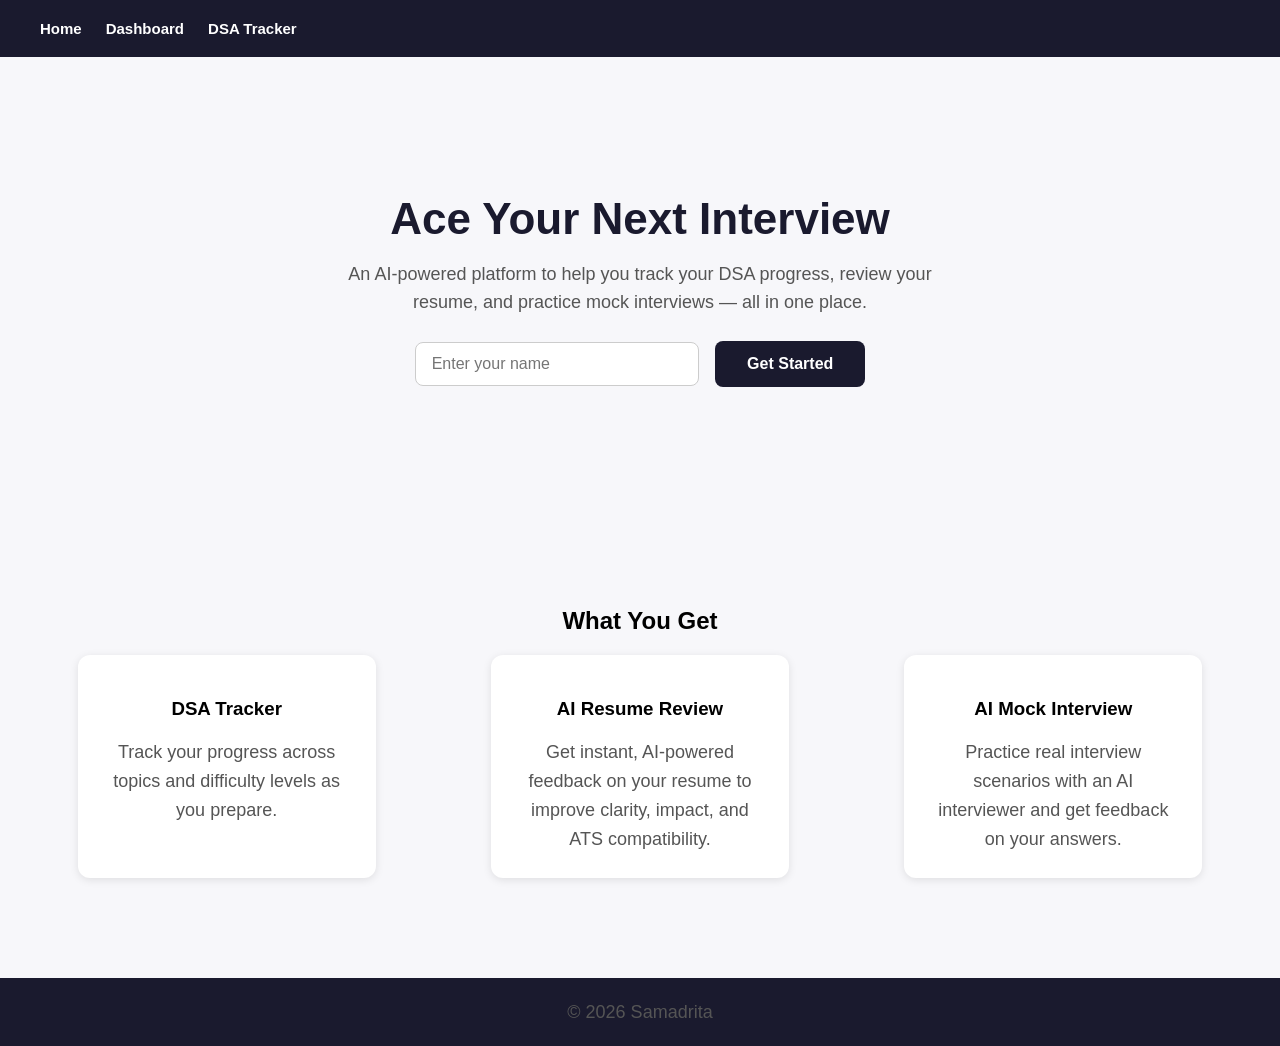
<file: index.html>
<!DOCTYPE html>
<html>
    <head>
        <title>AI INTERVIEW PREP</title>
        <link rel="stylesheet" href="style.css">
    </head>
    <body>
    <header>
        <nav>
            <a href="index.html">Home</a>
            <a href="dashboard.html">Dashboard</a>
            <a href="dsa-tracker.html">DSA Tracker</a>
        </nav>
    </header>

    <section>
        <h1>Ace Your Next Interview</h1>
        <p>An AI-powered platform to help you track your DSA progress, review your resume, and practice mock interviews — all in one place.</p>
        <input type="text" id="nameInput" placeholder="Enter your name">
        <button onclick="greetUser()">Get Started</button>
        <p id="statusMessage"></p>
    </section>
    <section>
        <h2>What You Get</h2>
        <div class="cards-container">
            <div class="card">
                <h3>DSA Tracker</h3>
                <p>Track your progress across topics and difficulty levels as you prepare.</p>
            </div>

            <div class="card">
                <h3>AI Resume Review</h3>
                <p>Get instant, AI-powered feedback on your resume to improve clarity, impact, and ATS compatibility.</p>
            </div>

            <div class="card">
                <h3>AI Mock Interview</h3>
                <p>Practice real interview scenarios with an AI interviewer and get feedback on your answers.</p>
            </div>
        </div>
    </section>

    <footer>
        <p>&copy; 2026 Samadrita</p>
    </footer>
    <script>
        function greetUser() {
            let name = document.getElementById("nameInput").value;
            if (name === "") {
                document.getElementById("statusMessage").textContent = "Please enter your name first!";
            }
            else {
                localStorage.setItem("userName", name);
                document.getElementById("statusMessage").textContent = "Welcome, " + name + "! Let's get started on your prep journey.";
            }
        }
        let savedName = localStorage.getItem("userName");
        if (savedName) {
            document.getElementById("statusMessage").textContent = "Welcome back, " + savedName + "!";
        }
    </script>
    </body>
</html>
</file>
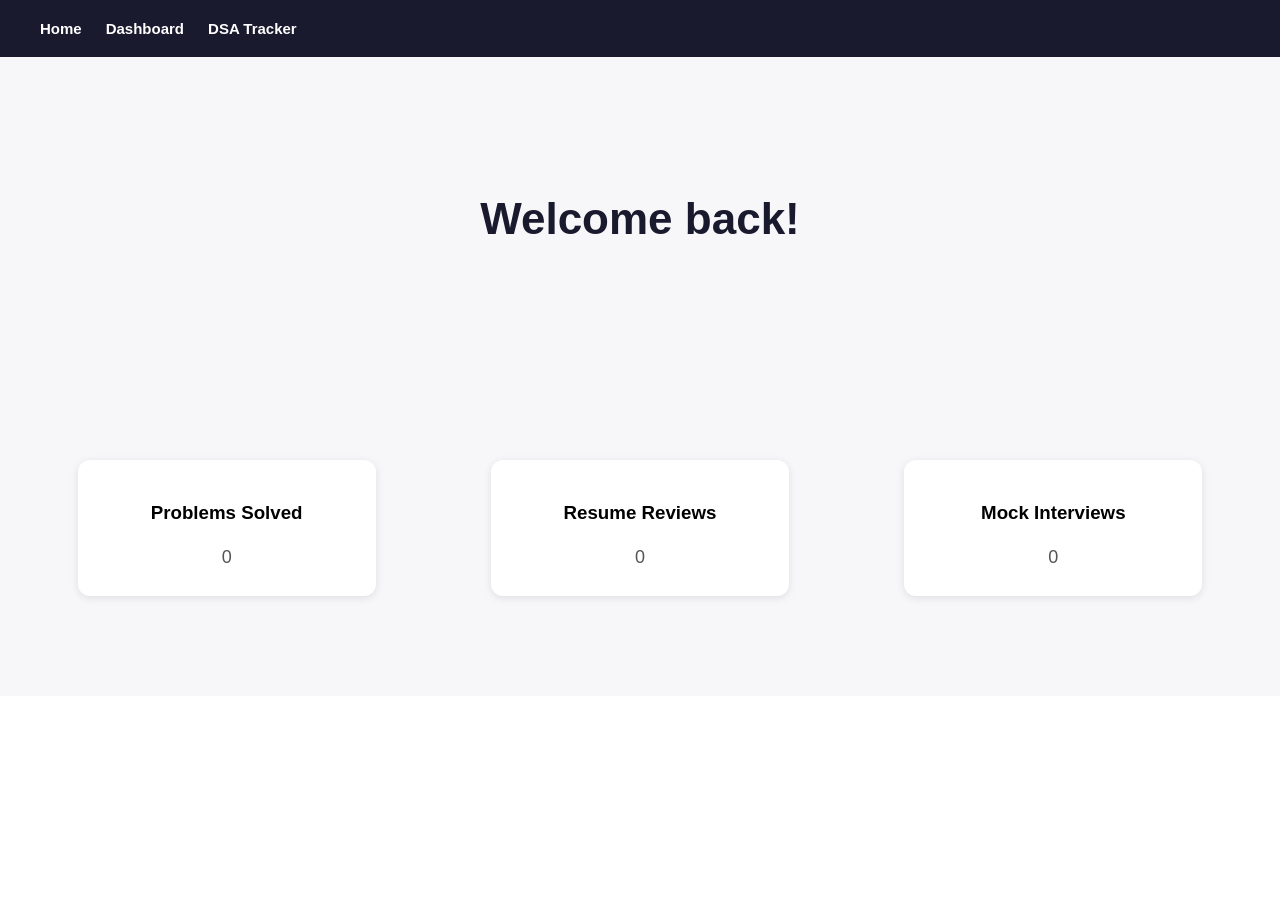
<file: dashboard.html>
<!DOCTYPE html>
<html>
    <head>
        <title>Dashboard</title>
        <link rel="stylesheet" href="style.css">
    </head>
    <body>
        <header>
            <nav>
                <a href="index.html">Home</a>
                <a href="dashboard.html">Dashboard</a>
                <a href="dsa-tracker.html">DSA Tracker</a>
            </nav>
        </header>

        <section>
            <h1>Welcome back!</h1>
        </section>

        <section>
            <div class="cards-container">
                <div class="card">
                    <h3>Problems Solved</h3>
                    <p id="totalSolved">0</p>
                </div>

                <div class="card">
                    <h3>Resume Reviews</h3>
                    <p>0</p>
                </div>

                <div class="card">
                    <h3>Mock Interviews</h3>
                    <p>0</p>
                </div>
            </div>
        </section>
        <script>
            let saved = localStorage.getItem("myProblems");
            let totalSolved = 0;
            if (saved) {
                let problems = JSON.parse(saved);
                for (let i = 0; i < problems.length; i++) {
                    if (problems[i].solved) {
                        totalSolved++;
                    }
                }
            }
            document.getElementById("totalSolved").textContent = totalSolved;
            

        </script>
    </body>
</html>
</file>
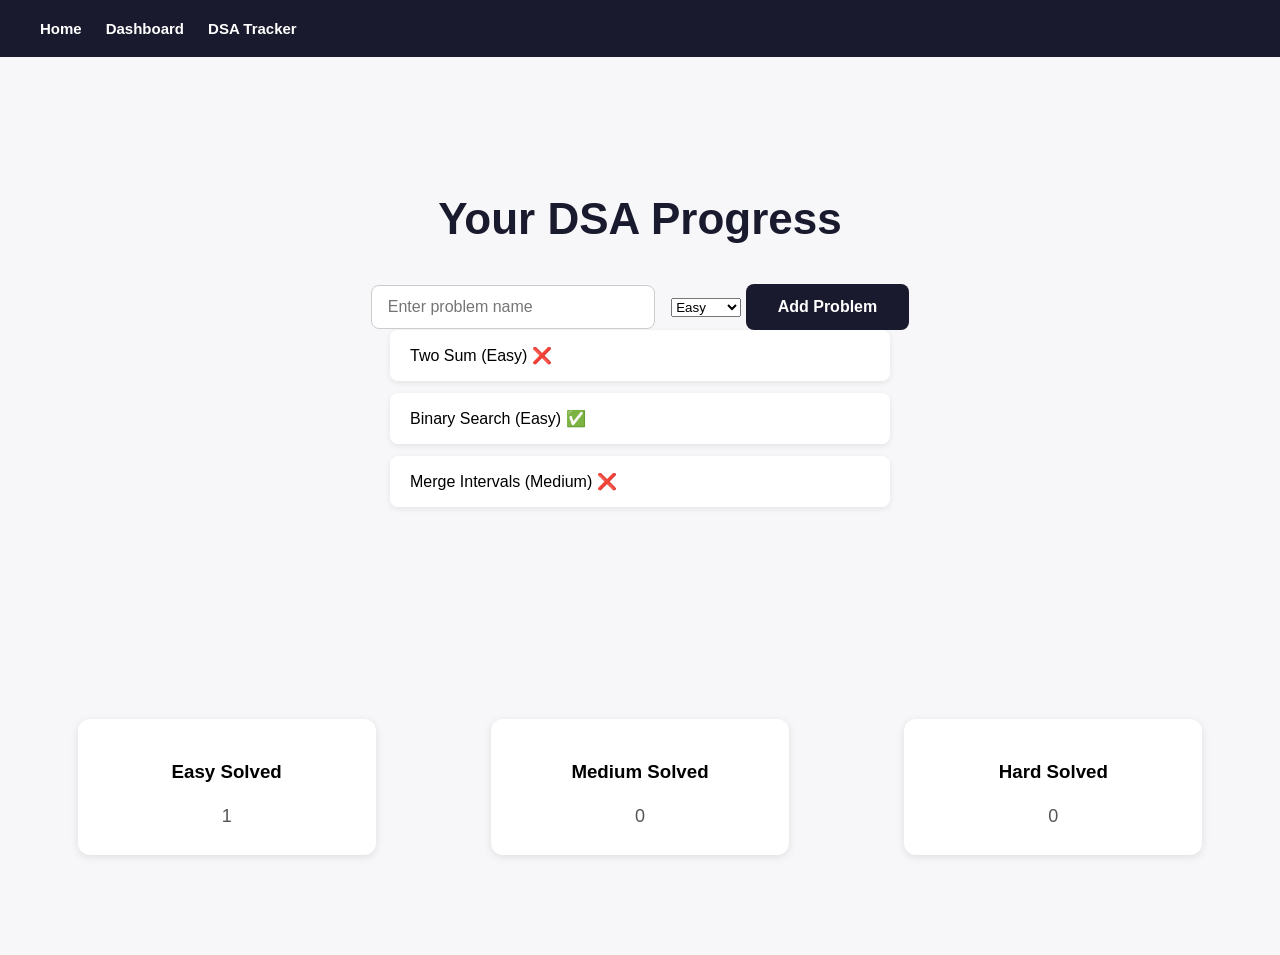
<file: dsa-tracker.html>
<!DOCTYPE html>
<html>
    <head>
        <title>DSA Tracker</title>
        <link rel="stylesheet" href="style.css">
    </head>
    <body>
        <header>
            <nav>
                <a href="index.html">Home</a>
                <a href="dashboard.html">Dashboard</a>
                <a href="dsa-tracker.html">DSA Tracker</a>
            </nav>
        </header>

        <section>
            <h1>Your DSA Progress</h1>
            <input type="text" id="newProblemInput" placeholder="Enter problem name">
            <select id="difficultySelect">
                <option value="Easy">Easy</option>
                <option value="Medium">Medium</option>
                <option value="Hard">Hard</option>
            </select>
            <button onclick="addProblem()">Add Problem</button>
            <ul id="topicList"></ul>
        </section>

        <section>
            <div class="cards-container">
                <div class="card">
                    <h3>Easy Solved</h3>
                    <p id="easyCount">0</p>
                </div>
                <div class="card">
                    <h3>Medium Solved</h3>
                    <p id="mediumCount">0</p>
                </div>
                <div class="card">
                    <h3>Hard Solved</h3>
                    <p id="hardCount">0</p>
                </div>
            </div>
        </section>

        <script>
            let problems = [
                { name: "Two Sum", difficulty: "Easy", solved: false },
                { name: "Binary Search", difficulty: "Easy", solved: true },
                { name: "Merge Intervals", difficulty: "Medium", solved: false }
            ];

            let saved = localStorage.getItem("myProblems");
            if (saved) {
                problems = JSON.parse(saved);
            }

            function renderProblems() {
                document.getElementById("topicList").innerHTML = "";

                for (let i = 0; i < problems.length; i++) {
                    let listItem = document.createElement("li");

                    if (problems[i].solved) {
                        listItem.textContent = problems[i].name + " (" + problems[i].difficulty + ") ✅";
                    } else {
                        listItem.textContent = problems[i].name + " (" + problems[i].difficulty + ") ❌";
                    }

                    listItem.onclick = function() {
                        problems[i].solved = !problems[i].solved;
                        localStorage.setItem("myProblems", JSON.stringify(problems));
                        renderProblems();
                        updateStats();
                    };

                    document.getElementById("topicList").appendChild(listItem);
                }
            }

            function updateStats() {
                let easy = 0, medium = 0, hard = 0;

                for (let i = 0; i < problems.length; i++) {
                    if (problems[i].solved) {
                        if (problems[i].difficulty === "Easy") easy++;
                        if (problems[i].difficulty === "Medium") medium++;
                        if (problems[i].difficulty === "Hard") hard++;
                    }
                }

                document.getElementById("easyCount").textContent = easy;
                document.getElementById("mediumCount").textContent = medium;
                document.getElementById("hardCount").textContent = hard;
            }

            function addProblem() {
                let name = document.getElementById("newProblemInput").value;
                let difficulty = document.getElementById("difficultySelect").value;


                if (name === "") {
                    return;
                }

                problems.push({ name: name, difficulty: "Easy", solved: false });
                localStorage.setItem("myProblems", JSON.stringify(problems));
                document.getElementById("newProblemInput").value = "";

                renderProblems();
                updateStats();
            }

            renderProblems();
            updateStats();
        </script>
    </body>
</ht
</file>
<file: style.css>
body {
  font-family: 'Segoe UI', Arial, sans-serif;
  margin: 0;
  padding: 0;
}

header {
  background-color: #1a1a2e;
  padding: 20px 40px;
  display: flex;
  align-items: center;
}

nav a {
  color: white;
  text-decoration: none;
  margin-right: 24px;
  font-weight: 600;
  font-size: 15px;
}

nav a:hover {
  color: #7f9cf5;
}

section {
  padding: 100px 20px;
  text-align: center;
  background-color: #f7f7fa;
}

h1 {
  color: #1a1a2e;
  font-size: 44px;
  margin-bottom: 16px;
}

p {
  color: #555;
  font-size: 18px;
  max-width: 600px;
  margin: 0 auto;
  line-height: 1.6;
}

footer {
  background-color: #1a1a2e;
  color: #ccc;
  text-align: center;
  padding: 20px;
  font-size: 14px;
}
nav {
  display: flex;
  justify-content: center;
}

.card {
  background-color: white;
  padding: 24px;
  border-radius: 12px;
  box-shadow: 0 2px 8px rgba(0, 0, 0, 0.1);
  width: 250px;
}
.cards-container {
  display: flex;
  justify-content: space-around;
}
@media (max-width: 600px) {
  .cards-container {
    flex-direction: column;
    gap: 20px;
  }
}
button {
  background-color: #1a1a2e;
  color: white;
  border: none;
  padding: 14px 32px;
  font-size: 16px;
  font-weight: 600;
  border-radius: 8px;
  cursor: pointer;
  margin-top: 24px;
}

button:hover {
  background-color: #2d2d54;
}
input[type="text"] {
  padding: 12px 16px;
  font-size: 16px;
  border: 1px solid #ccc;
  border-radius: 8px;
  margin-top: 24px;
  margin-right: 12px;
  width: 250px;
}

input[type="text"]:focus {
  outline: none;
  border-color: #1a1a2e;
}
#topicList {
  list-style: none;
  padding: 0;
  max-width: 500px;
  margin: 0 auto;
}

#topicList li {
  background-color: white;
  padding: 16px 20px;
  margin-bottom: 12px;
  border-radius: 8px;
  box-shadow: 0 2px 6px rgba(0, 0, 0, 0.08);
  display: flex;
  justify-content: space-between;
  align-items: center;
  cursor: pointer;
}

#topicList button {
  background-color: #e74c3c;
  padding: 6px 14px;
  font-size: 13px;
  margin-top: 0;
}

#topicList button:hover {
  background-color: #c0392b;
}
#newProblemInput {
  padding: 12px 16px;
  font-size: 16px;
  border: 1px solid #ccc;
  border-radius: 8px;
  margin-top: 24px;
  margin-right: 12px;
  width: 250px;
}

#newProblemInput:focus {
  outline: none;
  border-color: #1a1a2e;
}
</file>
